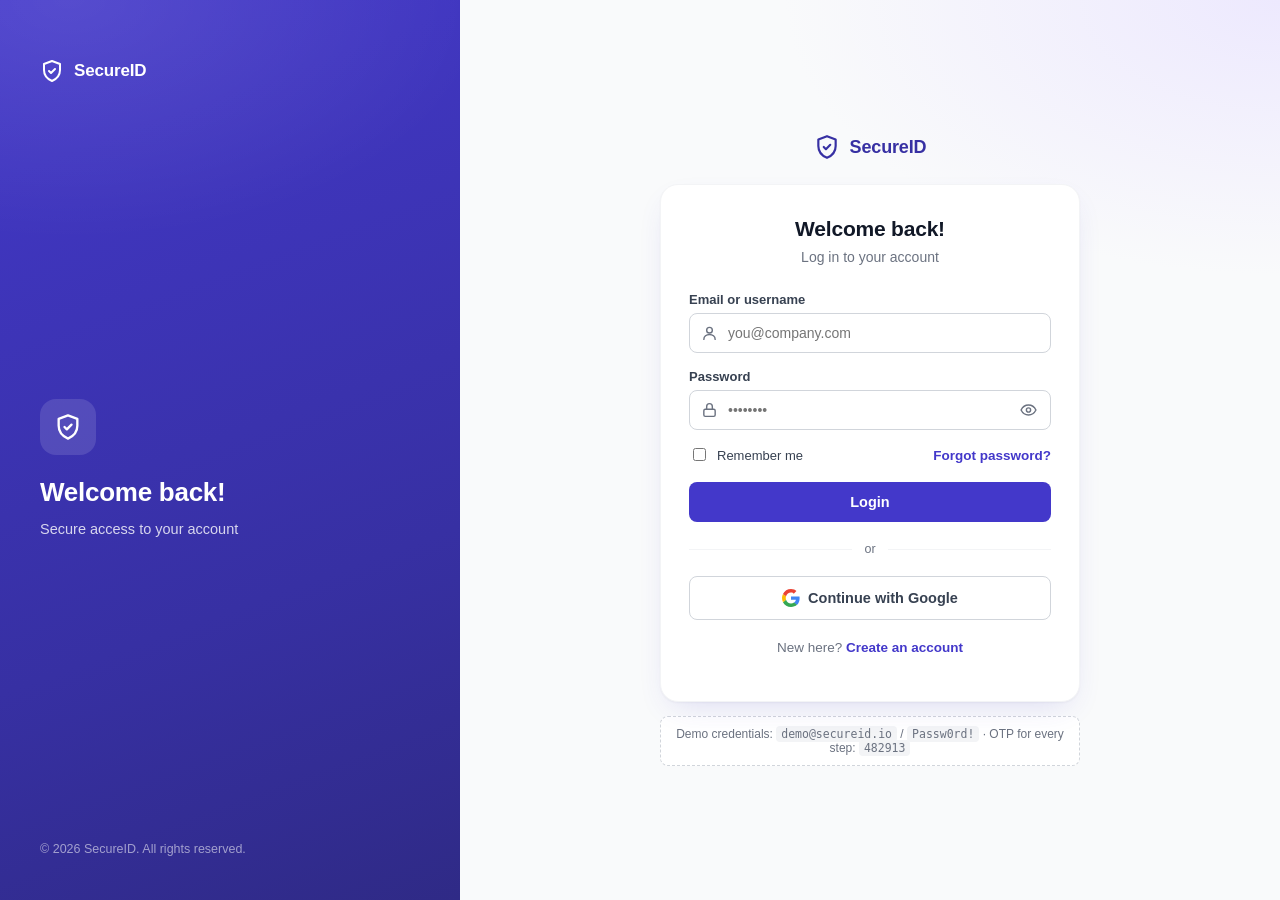
<file: index.html>
<!DOCTYPE html>
<html lang="en">
<head>
<meta charset="UTF-8" />
<meta name="viewport" content="width=device-width, initial-scale=1.0" />
<title>Login — SecureID</title>
<meta name="description" content="Sign in to your SecureID account" />
<link rel="stylesheet" href="css/styles.css" />
</head>
<body>

  <aside class="brand-panel" aria-hidden="true">
    <div class="brand-panel-top">
      <div class="brand-panel-icon" id="brandPanelIcon"></div>
      <p class="brand-panel-tag">SecureID</p>
    </div>
    <div class="brand-panel-mid">
      <div class="brand-panel-icon-lg" id="brandPanelIconLg"></div>
      <h2>Welcome back!</h2>
      <p>Secure access to your account</p>
    </div>
    <p class="brand-panel-copy">&copy; 2026 SecureID. All rights reserved.</p>
  </aside>

  <div class="page-content">
  <div class="auth-shell">
    <div class="brand-mark" id="brandMark"></div>

    <main class="card" id="loginApp">

      <!-- SCREEN 1 & 2: Login (default) / Invalid credentials -->
      <!-- Both screens share one form; the "invalid" look is just its error state. -->
      <section data-screen="login">
        <h1 class="card-title">Welcome back!</h1>
        <p class="card-subtitle">Log in to your account</p>

        <form id="loginForm" novalidate>
          <div class="field" id="fieldIdentifier">
            <label for="identifier">Email or username</label>
            <div class="input-wrap">
              <span class="leading-icon" id="idIcon"></span>
              <input type="text" id="identifier" name="identifier" autocomplete="username" placeholder="you@company.com" />
            </div>
            <p class="field-error"><span class="err-icon"></span><span>Invalid email or password. Please try again.</span></p>
          </div>

          <div class="field" id="fieldPassword">
            <label for="password">Password</label>
            <div class="input-wrap">
              <span class="leading-icon" id="pwIcon"></span>
              <input type="password" id="password" name="password" autocomplete="current-password" placeholder="••••••••" />
              <button type="button" class="toggle-visibility" id="togglePw" aria-label="Show password"></button>
            </div>
          </div>

          <div class="row-between">
            <label class="checkbox-row" style="align-items:center">
              <input type="checkbox" id="rememberMe" /> Remember me
            </label>
            <a href="#" class="link" id="forgotPwLink">Forgot password?</a>
          </div>

          <button type="submit" class="btn btn-primary" id="loginSubmit">Login</button>
        </form>

        <div class="divider">or</div>
        <button type="button" class="btn btn-secondary" id="googleBtn"><span id="googleIcon"></span> Continue with Google</button>

        <p class="foot-note">New here? <a href="register.html" class="link">Create an account</a></p>
      </section>

      <!-- SCREEN 3: Choose verification method -->
      <section data-screen="choose-method" class="hidden">
        <div class="back-row">
          <button type="button" class="back-btn" data-back="login">&larr;</button>
        </div>
        <div class="card-icon brand" id="shieldIcon2"></div>
        <h1 class="card-title">Verify your identity</h1>
        <p class="card-subtitle">Choose a method to continue</p>

        <div class="method-list" id="methodList" role="radiogroup" aria-label="Verification method">
          <label class="method-card selected" data-method="email">
            <span class="m-icon" data-icon="mail"></span>
            <span class="m-text">
              <span class="m-title">Email OTP</span>
              <span class="m-sub">Receive a code on your email</span>
            </span>
            <input type="radio" name="method" value="email" class="sr-only" checked />
            <span class="m-radio"></span>
          </label>
          <label class="method-card" data-method="sms">
            <span class="m-icon" data-icon="phone"></span>
            <span class="m-text">
              <span class="m-title">SMS OTP</span>
              <span class="m-sub">Receive a code on your mobile</span>
            </span>
            <input type="radio" name="method" value="sms" class="sr-only" />
            <span class="m-radio"></span>
          </label>
          <label class="method-card" data-method="authenticator">
            <span class="m-icon" data-icon="key"></span>
            <span class="m-text">
              <span class="m-title">Authenticator App</span>
              <span class="m-sub">Use a code from your authenticator</span>
            </span>
            <input type="radio" name="method" value="authenticator" class="sr-only" />
            <span class="m-radio"></span>
          </label>
        </div>

        <button type="button" class="btn btn-primary" id="continueMethod">Continue</button>
      </section>

      <!-- SCREENS 4 / 5 / 6: OTP entry, wrong code, and expired states -->
      <!-- One screen, driven by otpState in login.js, instead of 3 near-duplicate screens. -->
      <section data-screen="otp" class="hidden">
        <div class="back-row">
          <button type="button" class="back-btn" data-back="choose-method">&larr;</button>
        </div>
        <div class="card-icon brand" id="otpIcon"></div>
        <h1 class="card-title" id="otpTitle">Verify your email</h1>
        <p class="card-subtitle">We have sent a 6-digit code to your email<br /><strong id="otpDestination">priya.sharma@email.com</strong></p>

        <div class="otp-row" id="otpRow">
          <input type="text" inputmode="numeric" maxlength="1" aria-label="Digit 1" />
          <input type="text" inputmode="numeric" maxlength="1" aria-label="Digit 2" />
          <input type="text" inputmode="numeric" maxlength="1" aria-label="Digit 3" />
          <input type="text" inputmode="numeric" maxlength="1" aria-label="Digit 4" />
          <input type="text" inputmode="numeric" maxlength="1" aria-label="Digit 5" />
          <input type="text" inputmode="numeric" maxlength="1" aria-label="Digit 6" />
        </div>
        <p class="otp-msg" id="otpMsg"></p>

        <p class="otp-meta">
          <span id="otpExpiryLabel">Code expires in <span class="timer" id="otpTimer">02:45</span></span><br />
          Didn't receive the code? <button type="button" class="link-btn" id="resendBtn">Resend code</button>
        </p>

        <button type="button" class="btn btn-primary" id="verifyOtpBtn" disabled>Verify &amp; Login</button>
      </section>

      <!-- SUCCESS -->
      <section data-screen="success" class="hidden">
        <div class="card-icon success"></div>
        <h1 class="card-title">You're logged in</h1>
        <p class="card-subtitle">Welcome back — identity verified successfully.</p>
        <button type="button" class="btn btn-primary" id="restartBtn">Log out &amp; try again</button>
      </section>

    </main>

    <p class="demo-hint">
      Demo credentials: <code>demo@secureid.io</code> / <code>Passw0rd!</code> &middot;
      OTP for every step: <code>482913</code>
    </p>
  </div>
  </div>

<script src="js/icons.js"></script>
<script src="js/common.js"></script>
<script src="js/login.js"></script>
</body>
</html>
</file>
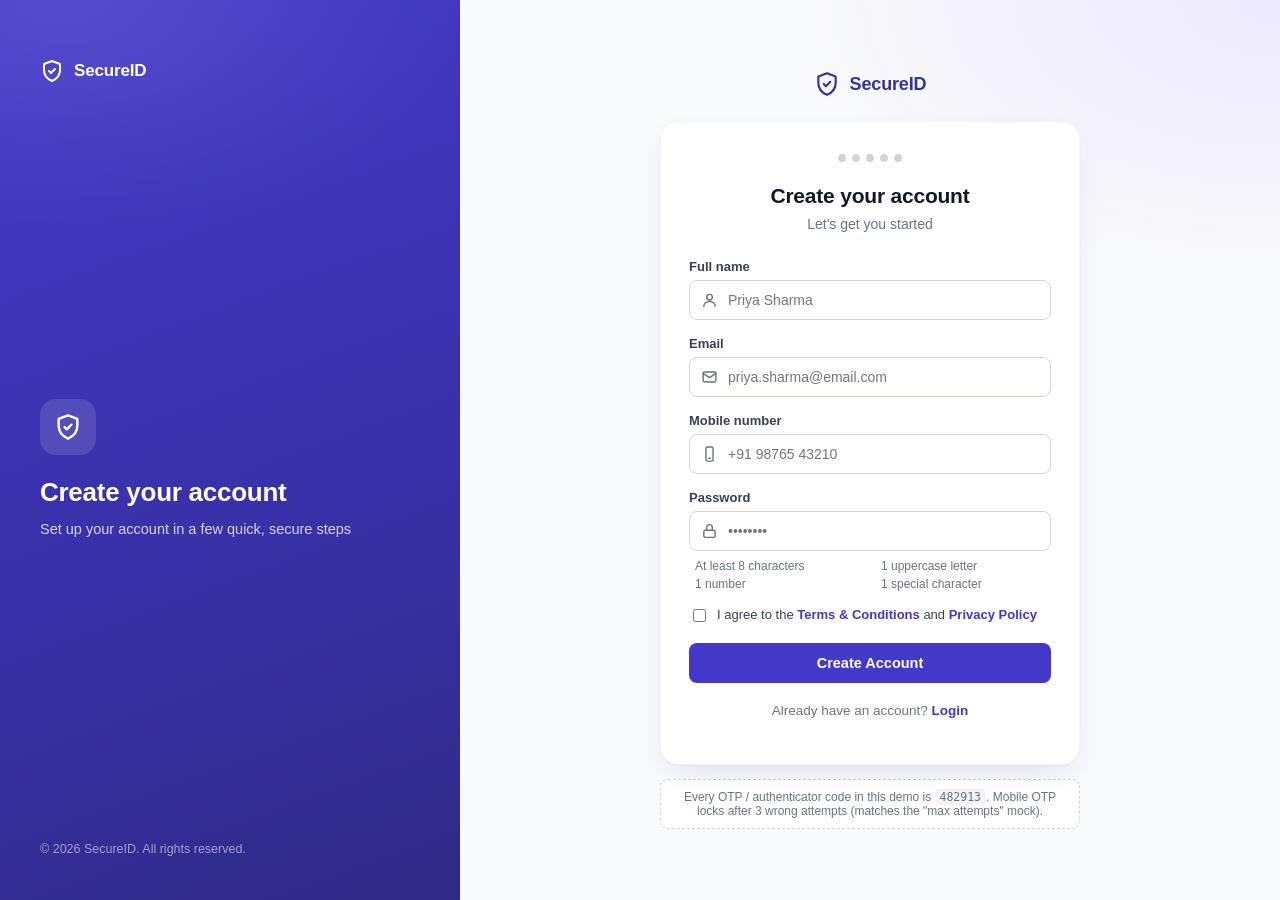
<file: register.html>
<!DOCTYPE html>
<html lang="en">
<head>
<meta charset="UTF-8" />
<meta name="viewport" content="width=device-width, initial-scale=1.0" />
<title>Create account — SecureID</title>
<meta name="description" content="Create your SecureID account" />
<link rel="stylesheet" href="css/styles.css" />
</head>
<body>

  <aside class="brand-panel" aria-hidden="true">
    <div class="brand-panel-top">
      <div class="brand-panel-icon" id="brandPanelIcon"></div>
      <p class="brand-panel-tag">SecureID</p>
    </div>
    <div class="brand-panel-mid">
      <div class="brand-panel-icon-lg" id="brandPanelIconLg"></div>
      <h2>Create your account</h2>
      <p>Set up your account in a few quick, secure steps</p>
    </div>
    <p class="brand-panel-copy">&copy; 2026 SecureID. All rights reserved.</p>
  </aside>

  <div class="page-content">
  <div class="auth-shell">
    <div class="brand-mark" id="brandMark"></div>

    <main class="card" id="registerApp">

      <div class="step-track" id="stepTrack" aria-hidden="true">
        <span class="dot" data-step="1"></span>
        <span class="dot" data-step="2"></span>
        <span class="dot" data-step="3"></span>
        <span class="dot" data-step="4"></span>
        <span class="dot" data-step="5"></span>
      </div>

      <!-- SCREEN 1: Register — details -->
      <section data-screen="details">
        <h1 class="card-title">Create your account</h1>
        <p class="card-subtitle">Let's get you started</p>

        <form id="detailsForm" novalidate>
          <div class="field" id="fieldName">
            <label for="fullName">Full name</label>
            <div class="input-wrap">
              <span class="leading-icon" data-icon="user"></span>
              <input type="text" id="fullName" name="fullName" autocomplete="name" placeholder="Priya Sharma" />
            </div>
            <p class="field-error"><span class="err-icon"></span><span>Enter your full name.</span></p>
          </div>

          <div class="field" id="fieldEmail">
            <label for="regEmail">Email</label>
            <div class="input-wrap">
              <span class="leading-icon" data-icon="mail"></span>
              <input type="email" id="regEmail" name="regEmail" autocomplete="email" placeholder="priya.sharma@email.com" />
            </div>
            <p class="field-error"><span class="err-icon"></span><span>Enter a valid email address.</span></p>
          </div>

          <div class="field" id="fieldMobile">
            <label for="regMobile">Mobile number</label>
            <div class="input-wrap">
              <span class="leading-icon" data-icon="phone"></span>
              <input type="tel" id="regMobile" name="regMobile" autocomplete="tel" placeholder="+91 98765 43210" />
            </div>
            <p class="field-error"><span class="err-icon"></span><span>Enter a valid 10-digit mobile number.</span></p>
          </div>

          <div class="field" id="fieldPassword">
            <label for="regPassword">Password</label>
            <div class="input-wrap">
              <span class="leading-icon" data-icon="lock"></span>
              <input type="password" id="regPassword" name="regPassword" autocomplete="new-password" placeholder="••••••••" />
              <button type="button" class="toggle-visibility" id="toggleRegPw" aria-label="Show password"></button>
            </div>
            <ul class="pw-rules" id="pwRules">
              <li data-rule="len"><span class="rule-icon"></span>At least 8 characters</li>
              <li data-rule="upper"><span class="rule-icon"></span>1 uppercase letter</li>
              <li data-rule="num"><span class="rule-icon"></span>1 number</li>
              <li data-rule="special"><span class="rule-icon"></span>1 special character</li>
            </ul>
          </div>

          <label class="checkbox-row" style="margin-bottom:18px">
            <input type="checkbox" id="agreeTerms" />
            <span>I agree to the <a href="#" class="link" onclick="event.preventDefault()">Terms &amp; Conditions</a> and <a href="#" class="link" onclick="event.preventDefault()">Privacy Policy</a></span>
          </label>

          <button type="submit" class="btn btn-primary" id="createAccountBtn">Create Account</button>
        </form>

        <p class="foot-note">Already have an account? <a href="index.html" class="link">Login</a></p>
      </section>

      <!-- SCREENS 2 / 2a / 2b — Email OTP (default / wrong / expired)
           SCREENS 3 / 3a / 3b — Mobile OTP (default / wrong / max attempts)
           One reusable screen, driven by otp.phase in register.js -->
      <section data-screen="otp" class="hidden">
        <div class="back-row">
          <button type="button" class="back-btn" id="otpBack">&larr;</button>
        </div>
        <div class="card-icon brand" id="otpIcon"></div>
        <h1 class="card-title" id="otpTitle">Verify your email</h1>
        <p class="card-subtitle">We have sent a 6-digit code to<br /><strong id="otpDestination"></strong></p>

        <div class="otp-row" id="otpRow">
          <input type="text" inputmode="numeric" maxlength="1" aria-label="Digit 1" />
          <input type="text" inputmode="numeric" maxlength="1" aria-label="Digit 2" />
          <input type="text" inputmode="numeric" maxlength="1" aria-label="Digit 3" />
          <input type="text" inputmode="numeric" maxlength="1" aria-label="Digit 4" />
          <input type="text" inputmode="numeric" maxlength="1" aria-label="Digit 5" />
          <input type="text" inputmode="numeric" maxlength="1" aria-label="Digit 6" />
        </div>
        <p class="otp-msg" id="otpMsg"></p>

        <p class="otp-meta">
          <span id="otpExpiryLabel">Code expires in <span class="timer" id="otpTimer">02:45</span></span><br />
          <span id="otpResendLine">Didn't receive the code? <button type="button" class="link-btn" id="resendBtn">Resend code</button></span>
        </p>

        <button type="button" class="btn btn-primary" id="verifyOtpBtn" disabled>Continue</button>
        <p class="foot-note" id="wrongNumberRow" style="display:none">Wrong number? <a href="#" class="link" id="changeNumberLink">Change</a></p>
      </section>

      <!-- SCREEN 4: Set up MFA -->
      <section data-screen="mfa-choose" class="hidden">
        <div class="card-icon brand" id="mfaChooseIcon"></div>
        <h1 class="card-title">Set up Multi-Factor Auth</h1>
        <p class="card-subtitle">Add an extra layer of security to protect your account</p>

        <div class="mfa-option-list" id="mfaOptionList">
          <label class="mfa-option">
            <span class="m-icon" data-icon="key"></span>
            <span class="m-text">
              <span class="m-title">Authenticator App</span>
              <span class="m-sub">Google Authenticator, Authy, etc.</span>
            </span>
            <input type="radio" name="mfaMethod" value="authenticator" checked />
          </label>
          <label class="mfa-option">
            <span class="m-icon" data-icon="phone"></span>
            <span class="m-text">
              <span class="m-title">SMS Authentication</span>
              <span class="m-sub">Receive codes on your mobile</span>
            </span>
            <input type="radio" name="mfaMethod" value="sms" />
          </label>
          <label class="mfa-option">
            <span class="m-icon" data-icon="mail"></span>
            <span class="m-text">
              <span class="m-title">Email Authentication</span>
              <span class="m-sub">Receive codes on your email</span>
            </span>
            <input type="radio" name="mfaMethod" value="email" />
          </label>
        </div>

        <button type="button" class="btn btn-primary" id="mfaContinueBtn">Continue</button>
      </section>

      <!-- SCREEN 5: Authenticator setup (QR) -->
      <section data-screen="authenticator-setup" class="hidden">
        <div class="back-row">
          <button type="button" class="back-btn" data-back="mfa-choose">&larr;</button>
        </div>
        <h1 class="card-title">Scan QR Code</h1>
        <p class="card-subtitle">Open your authenticator app and scan this QR code</p>

        <div class="qr-box" id="qrBox"></div>

        <p class="foot-note" style="margin-top:0">
          <button type="button" class="link-btn" id="toggleSetupKey" style="background:none;border:none;color:var(--brand-600);font-weight:600;font-size:13.5px;cursor:pointer">Can't scan? Enter setup key</button>
        </p>
        <div class="secret-key hidden" id="secretKeyBox">JBSW Y3DP EHPK 3PXP</div>

        <button type="button" class="btn btn-primary" id="authSetupContinue">Continue</button>
      </section>

      <!-- SCREEN 6 / 6a: MFA verification (default / wrong code) — reuses the OTP screen too -->

      <!-- SCREEN 7: Registration success -->
      <section data-screen="success" class="hidden">
        <div class="card-icon success" id="successIcon"></div>
        <h1 class="card-title">Account created!</h1>
        <p class="card-subtitle">Your account has been created successfully and MFA is enabled.</p>

        <ul class="success-list" id="successList">
          <li><span class="li-icon"></span>Email verified</li>
          <li><span class="li-icon"></span>Mobile verified</li>
          <li><span class="li-icon"></span>MFA enabled</li>
        </ul>

        <a href="index.html" class="btn btn-primary" style="text-decoration:none" id="continueToLogin">Continue to Login</a>
      </section>

    </main>

    <p class="demo-hint">
      Every OTP / authenticator code in this demo is <code>482913</code>.
      Mobile OTP locks after 3 wrong attempts (matches the "max attempts" mock).
    </p>
  </div>
  </div>

<script src="js/icons.js"></script>
<script src="js/common.js"></script>
<script src="js/register.js"></script>
</body>
</html>
</file>
<file: css/styles.css>
/* ============================================================
   SecureID — shared styles for Login + Registration journeys
   Plain CSS, no framework. Organized by component.
   ============================================================ */

:root {
  --brand-50:  #eef2ff;
  --brand-100: #e0e7ff;
  --brand-500: #4f46e5;
  --brand-600: #4338ca;
  --brand-700: #3730a3;

  --ink-900: #111827;
  --ink-700: #374151;
  --ink-500: #6b7280;
  --ink-300: #d1d5db;
  --ink-100: #f3f4f6;
  --ink-50:  #f9fafb;

  --danger-500: #dc2626;
  --danger-50:  #fef2f2;
  --success-500: #16a34a;
  --success-50: #f0fdf4;

  --radius-sm: 8px;
  --radius-md: 12px;
  --radius-lg: 18px;

  --shadow-card: 0 1px 2px rgba(17, 24, 39, .04), 0 12px 32px -12px rgba(67, 56, 202, .18);

  font-family: "Inter", -apple-system, BlinkMacSystemFont, "Segoe UI", Roboto, sans-serif;
}

* { box-sizing: border-box; }

html, body {
  margin: 0;
  padding: 0;
  min-height: 100%;
}

body {
  background: var(--ink-50);
  color: var(--ink-900);
}

.page-content {
  background:
    radial-gradient(1200px 600px at 15% -10%, var(--brand-100), transparent 60%),
    radial-gradient(1000px 500px at 100% 110%, #ede9fe, transparent 55%),
    var(--ink-50);
  min-height: 100vh;
  display: flex;
  align-items: center;
  justify-content: center;
  padding: 32px 16px;
}

.auth-shell {
  width: 100%;
  max-width: 420px;
}

/* ---------------- Desktop / "web" split-screen brand panel ---------------- */
/* Matches the WEB LOGIN SCREENS mock: a fixed blue brand panel on the left,
   the auth card centered in the remaining space on the right. Below the
   breakpoint (mobile/tablet) the panel is hidden and layout is unchanged. */
.brand-panel { display: none; }

@media (min-width: 900px) {
  .brand-mark { display: none; }

  .brand-panel {
    display: flex;
    flex-direction: column;
    justify-content: space-between;
    position: fixed;
    inset: 0 auto 0 0;
    width: clamp(320px, 38vw, 460px);
    padding: 44px 40px;
    color: #fff;
    background:
      radial-gradient(700px 400px at 15% 0%, rgba(255,255,255,.10), transparent 60%),
      linear-gradient(160deg, var(--brand-600), var(--brand-700) 65%, #2f2a86);
  }

  .brand-panel-top { display: flex; align-items: center; gap: 10px; }
  .brand-panel-icon svg { width: 24px; height: 24px; display: block; }
  .brand-panel-tag { font-weight: 700; font-size: 17px; letter-spacing: -.01em; }

  .brand-panel-mid { max-width: 320px; }
  .brand-panel-icon-lg {
    width: 56px; height: 56px;
    border-radius: 16px;
    background: rgba(255,255,255,.12);
    display: flex; align-items: center; justify-content: center;
    margin-bottom: 22px;
  }
  .brand-panel-icon-lg svg { width: 28px; height: 28px; display: block; }
  .brand-panel-mid h2 { font-size: 26px; margin: 0 0 10px; letter-spacing: -.01em; }
  .brand-panel-mid p { font-size: 14.5px; line-height: 1.6; color: rgba(255,255,255,.8); margin: 0; }

  .brand-panel-copy { font-size: 12.5px; color: rgba(255,255,255,.55); margin: 0; }

  .page-content {
    margin-left: clamp(320px, 38vw, 460px);
    background:
      radial-gradient(900px 500px at 100% 0%, #ede9fe, transparent 55%),
      var(--ink-50);
  }
}

/* ---------------- Brand mark ---------------- */
.brand-mark {
  display: flex;
  align-items: center;
  gap: 10px;
  justify-content: center;
  margin-bottom: 24px;
  color: var(--brand-700);
  font-weight: 700;
  letter-spacing: -.01em;
}
.brand-mark svg { width: 26px; height: 26px; flex-shrink: 0; }
.brand-mark span { font-size: 18px; }

/* ---------------- Card ---------------- */
.card {
  background: #fff;
  border: 1px solid var(--ink-100);
  border-radius: var(--radius-lg);
  box-shadow: var(--shadow-card);
  padding: 32px 28px;
  animation: card-in .28s ease both;
}
@keyframes card-in {
  from { opacity: 0; transform: translateY(6px); }
  to   { opacity: 1; transform: none; }
}

.card-icon {
  width: 52px;
  height: 52px;
  border-radius: 50%;
  display: flex;
  align-items: center;
  justify-content: center;
  margin: 0 auto 16px;
}
.card-icon.brand   { background: var(--brand-50);  color: var(--brand-600); }
.card-icon.danger  { background: var(--danger-50); color: var(--danger-500); }
.card-icon.success { background: var(--success-50);color: var(--success-500); }
.card-icon svg { width: 26px; height: 26px; }

.card-title {
  font-size: 21px;
  font-weight: 700;
  text-align: center;
  margin: 0 0 6px;
  letter-spacing: -.01em;
}
.card-subtitle {
  font-size: 14px;
  color: var(--ink-500);
  text-align: center;
  margin: 0 0 24px;
  line-height: 1.5;
}
.card-subtitle strong { color: var(--ink-900); font-weight: 600; }

.back-row {
  display: flex;
  align-items: center;
  margin-bottom: 8px;
}
.back-btn {
  display: inline-flex;
  align-items: center;
  gap: 4px;
  background: none;
  border: none;
  color: var(--ink-500);
  font-size: 14px;
  cursor: pointer;
  padding: 6px 4px;
  border-radius: 6px;
}
.back-btn:hover { color: var(--ink-900); background: var(--ink-100); }

/* ---------------- Form fields ---------------- */
.field { margin-bottom: 16px; }
.field label {
  display: block;
  font-size: 13px;
  font-weight: 600;
  color: var(--ink-700);
  margin-bottom: 6px;
}
.input-wrap { position: relative; }
.input-wrap .leading-icon {
  position: absolute;
  left: 12px;
  top: 50%;
  transform: translateY(-50%);
  color: var(--ink-500);
  pointer-events: none;
  display: flex;
}
.input-wrap .leading-icon svg {
  width: 17px;
  height: 17px;
  display: block;
}
input[type="text"],
input[type="email"],
input[type="password"],
input[type="tel"] {
  width: 100%;
  padding: 11px 12px 11px 38px;
  border: 1px solid var(--ink-300);
  border-radius: var(--radius-sm);
  font-size: 14px;
  color: var(--ink-900);
  background: #fff;
  transition: border-color .15s, box-shadow .15s;
}
input:focus {
  outline: none;
  border-color: var(--brand-500);
  box-shadow: 0 0 0 3px var(--brand-100);
}
.field.error input {
  border-color: var(--danger-500);
  background: var(--danger-50);
}
.field-error {
  display: none;
  align-items: center;
  gap: 5px;
  color: var(--danger-500);
  font-size: 12.5px;
  margin-top: 6px;
}
.field.error .field-error { display: flex; }
.field-error svg { width: 14px; height: 14px; flex-shrink: 0; display: block; }

.toggle-visibility {
  position: absolute;
  right: 10px;
  top: 50%;
  transform: translateY(-50%);
  background: none;
  border: none;
  color: var(--ink-500);
  cursor: pointer;
  padding: 4px;
  display: flex;
}
.toggle-visibility:hover { color: var(--ink-900); }
.toggle-visibility svg { width: 17px; height: 17px; display: block; }

.pw-rules {
  list-style: none;
  margin: 8px 0 0;
  padding: 0;
  display: grid;
  grid-template-columns: 1fr 1fr;
  gap: 4px 10px;
}
.pw-rules li {
  font-size: 12px;
  color: var(--ink-500);
  display: flex;
  align-items: center;
  gap: 6px;
}
.pw-rules li svg { width: 13px; height: 13px; flex-shrink: 0; }
.pw-rules li.met { color: var(--success-500); }

/* ---------------- Row helpers ---------------- */
.row-between {
  display: flex;
  align-items: center;
  justify-content: space-between;
  margin-bottom: 18px;
  font-size: 13.5px;
}
.checkbox-row {
  display: flex;
  align-items: flex-start;
  gap: 8px;
  font-size: 13px;
  color: var(--ink-700);
  cursor: pointer;
}
.checkbox-row input { margin-top: 2px; accent-color: var(--brand-500); }
.link {
  color: var(--brand-600);
  text-decoration: none;
  font-weight: 600;
}
.link:hover { text-decoration: underline; }

/* ---------------- Buttons ---------------- */
.btn {
  width: 100%;
  padding: 12px 16px;
  border-radius: var(--radius-sm);
  border: none;
  font-size: 14.5px;
  font-weight: 600;
  cursor: pointer;
  display: flex;
  align-items: center;
  justify-content: center;
  gap: 8px;
  transition: background .15s, opacity .15s, transform .05s;
}
.btn:active { transform: translateY(1px); }
.btn-primary { background: var(--brand-600); color: #fff; }
.btn-primary:hover { background: var(--brand-700); }
.btn-primary:disabled { background: var(--ink-300); cursor: not-allowed; }
.btn-secondary {
  background: #fff;
  color: var(--ink-700);
  border: 1px solid var(--ink-300);
}
.btn-secondary:hover { background: var(--ink-100); }
.btn-secondary svg { width: 18px; height: 18px; display: block; }
.btn-spacer { margin-top: 10px; }

.divider {
  display: flex;
  align-items: center;
  gap: 12px;
  margin: 20px 0;
  color: var(--ink-500);
  font-size: 12.5px;
}
.divider::before, .divider::after {
  content: "";
  flex: 1;
  height: 1px;
  background: var(--ink-100);
}

.foot-note {
  text-align: center;
  font-size: 13.5px;
  color: var(--ink-500);
  margin-top: 20px;
}

/* ---------------- Method select (radio cards) ---------------- */
.method-list { display: flex; flex-direction: column; gap: 10px; margin-bottom: 22px; }
.method-card {
  display: flex;
  align-items: center;
  gap: 12px;
  border: 1.5px solid var(--ink-300);
  border-radius: var(--radius-md);
  padding: 12px 14px;
  cursor: pointer;
  transition: border-color .15s, background .15s;
}
.method-card:hover { border-color: var(--brand-500); }
.method-card.selected { border-color: var(--brand-500); background: var(--brand-50); }
.method-card .m-icon {
  width: 36px; height: 36px;
  border-radius: 50%;
  background: var(--ink-100);
  display: flex; align-items: center; justify-content: center;
  color: var(--ink-700);
  flex-shrink: 0;
}
.method-card.selected .m-icon { background: var(--brand-100); color: var(--brand-600); }
.method-card .m-icon svg { width: 18px; height: 18px; }
.method-card .m-text { flex: 1; }
.method-card .m-title { font-size: 14px; font-weight: 600; color: var(--ink-900); }
.method-card .m-sub { font-size: 12px; color: var(--ink-500); margin-top: 1px; }
.method-card .m-radio {
  width: 18px; height: 18px;
  border-radius: 50%;
  border: 2px solid var(--ink-300);
  flex-shrink: 0;
  position: relative;
}
.method-card.selected .m-radio { border-color: var(--brand-500); }
.method-card.selected .m-radio::after {
  content: "";
  position: absolute; inset: 3px;
  border-radius: 50%;
  background: var(--brand-500);
}

/* ---------------- OTP inputs ---------------- */
.otp-row {
  display: flex;
  gap: 8px;
  justify-content: center;
  margin: 22px 0 6px;
}
.otp-row input {
  width: 44px;
  height: 52px;
  text-align: center;
  font-size: 20px;
  font-weight: 700;
  padding: 0;
  border: 1.5px solid var(--ink-300);
  border-radius: var(--radius-sm);
}
.otp-row input:focus { border-color: var(--brand-500); box-shadow: 0 0 0 3px var(--brand-100); }
.otp-row.error input { border-color: var(--danger-500); background: var(--danger-50); }
.otp-row.success input { border-color: var(--success-500); background: var(--success-50); }
.otp-row.disabled input { background: var(--ink-100); color: var(--ink-300); }

.otp-msg {
  text-align: center;
  font-size: 13px;
  min-height: 18px;
  margin-bottom: 4px;
}
.otp-msg.error { color: var(--danger-500); font-weight: 600; }
.otp-msg.info { color: var(--ink-500); }

.otp-meta {
  text-align: center;
  font-size: 13px;
  color: var(--ink-500);
  margin: 14px 0 22px;
  line-height: 1.7;
}
.otp-meta .timer { font-weight: 700; color: var(--ink-900); }
.otp-meta .timer.expired { color: var(--danger-500); }
.otp-meta button.link-btn {
  background: none; border: none; padding: 0;
  color: var(--brand-600); font-weight: 600; font-size: 13px; cursor: pointer;
}
.otp-meta button.link-btn:disabled { color: var(--ink-300); cursor: not-allowed; }
.otp-meta .attempts-left { color: var(--danger-500); font-weight: 600; }

/* ---------------- QR / MFA setup ---------------- */
.qr-box {
  width: 176px; height: 176px;
  margin: 4px auto 18px;
  border: 1px solid var(--ink-100);
  border-radius: var(--radius-md);
  display: flex; align-items: center; justify-content: center;
  background: #fff;
  padding: 10px;
}
.qr-box svg, .qr-box canvas, .qr-box img { width: 100%; height: 100%; }

.secret-key {
  background: var(--ink-50);
  border: 1px dashed var(--ink-300);
  border-radius: var(--radius-sm);
  padding: 10px 12px;
  font-family: "SFMono-Regular", Consolas, monospace;
  font-size: 13px;
  text-align: center;
  letter-spacing: .04em;
  margin-bottom: 18px;
  word-break: break-all;
}

.mfa-option-list { display: flex; flex-direction: column; gap: 10px; margin-bottom: 20px; }
.mfa-option {
  display: flex; align-items: center; gap: 12px;
  border: 1.5px solid var(--ink-300);
  border-radius: var(--radius-md);
  padding: 12px 14px;
}
.mfa-option .m-icon { width: 36px; height: 36px; border-radius: 50%; background: var(--brand-50); color: var(--brand-600); display: flex; align-items: center; justify-content: center; flex-shrink: 0; }
.mfa-option .m-icon svg { width: 18px; height: 18px; }
.mfa-option .m-text { flex: 1; }
.mfa-option .m-title { font-size: 14px; font-weight: 600; }
.mfa-option .m-sub { font-size: 12px; color: var(--ink-500); }
.mfa-option input[type="checkbox"] { width: 18px; height: 18px; accent-color: var(--brand-500); }

/* ---------------- Steps indicator (registration) ---------------- */
.step-track {
  display: flex;
  align-items: center;
  justify-content: center;
  gap: 6px;
  margin-bottom: 22px;
}
.step-track .dot {
  width: 8px; height: 8px; border-radius: 50%;
  background: var(--ink-300);
  transition: background .2s, width .2s;
}
.step-track .dot.active { background: var(--brand-600); width: 22px; border-radius: 4px; }
.step-track .dot.done { background: var(--brand-300, var(--brand-500)); }

/* ---------------- Success checklist ---------------- */
.success-list { list-style: none; margin: 0 0 24px; padding: 0; display: flex; flex-direction: column; gap: 10px; }
.success-list li {
  display: flex; align-items: center; gap: 10px;
  font-size: 14px; color: var(--ink-700);
  background: var(--success-50);
  border: 1px solid #dcfce7;
  border-radius: var(--radius-sm);
  padding: 10px 12px;
}
.success-list li svg { width: 16px; height: 16px; color: var(--success-500); flex-shrink: 0; }

/* ---------------- Toast (dev/demo hint) ---------------- */
.demo-hint {
  max-width: 420px;
  width: 100%;
  margin: 14px auto 0;
  font-size: 12px;
  color: var(--ink-500);
  background: #fff;
  border: 1px dashed var(--ink-300);
  border-radius: var(--radius-sm);
  padding: 10px 12px;
  text-align: center;
}
.demo-hint code {
  background: var(--ink-100);
  padding: 1px 5px;
  border-radius: 4px;
  font-size: 11.5px;
}

/* ---------------- Utility ---------------- */
.hidden { display: none !important; }
.sr-only {
  position: absolute; width: 1px; height: 1px;
  padding: 0; margin: -1px; overflow: hidden;
  clip: rect(0,0,0,0); white-space: nowrap; border: 0;
}
.shake { animation: shake .35s; }
@keyframes shake {
  10%, 90% { transform: translateX(-1px); }
  20%, 80% { transform: translateX(2px); }
  30%, 50%, 70% { transform: translateX(-4px); }
  40%, 60% { transform: translateX(4px); }
}

@media (prefers-reduced-motion: reduce) {
  .card, .shake { animation: none !important; }
}

@media (max-width: 400px) {
  .card { padding: 26px 18px; }
  .otp-row input { width: 38px; height: 46px; font-size: 18px; }
}
</file>
